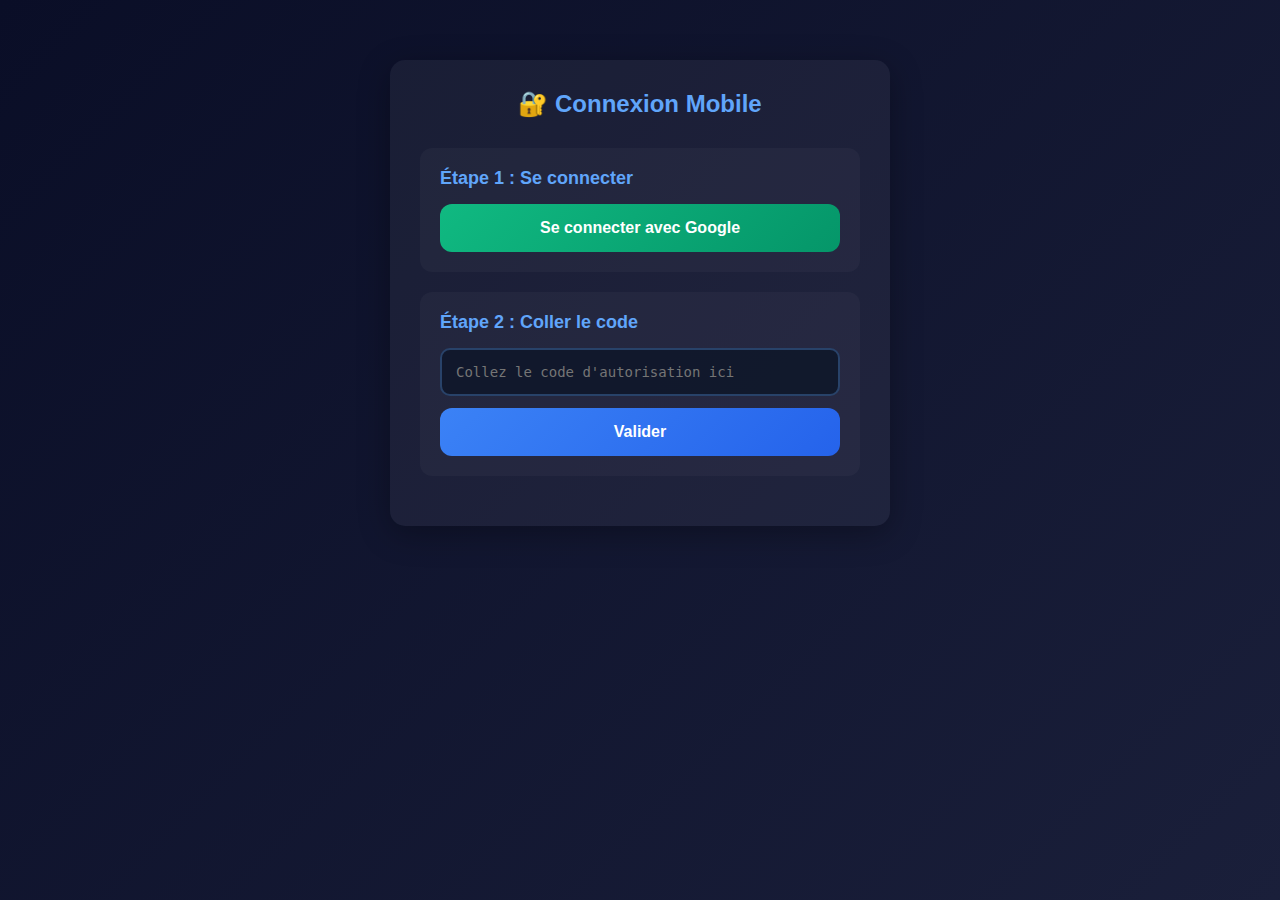
<file: index.html>
<!DOCTYPE html>
<html lang="fr">
<head>
  <meta charset="UTF-8">
  <meta name="viewport" content="width=device-width, initial-scale=1.0">
  <title>Connexion Mobile - Anime Sama</title>
  <style>
    * { margin: 0; padding: 0; box-sizing: border-box; }
    body {
      font-family: -apple-system, sans-serif;
      background: linear-gradient(135deg, #0a0e27 0%, #1a1f3a 100%);
      color: white;
      min-height: 100vh;
      padding: 20px;
    }
    .container {
      max-width: 500px;
      margin: 40px auto;
      background: rgba(255,255,255,0.05);
      padding: 30px;
      border-radius: 15px;
      box-shadow: 0 8px 32px rgba(0,0,0,0.3);
    }
    h1 { 
      color: #60a5fa; 
      text-align: center; 
      margin-bottom: 30px;
      font-size: 24px;
    }
    .step {
      background: rgba(255,255,255,0.03);
      padding: 20px;
      border-radius: 12px;
      margin: 20px 0;
    }
    .step h2 {
      color: #60a5fa;
      font-size: 18px;
      margin-bottom: 15px;
    }
    .btn {
      display: block;
      width: 100%;
      padding: 15px;
      background: linear-gradient(135deg, #10b981, #059669);
      color: white;
      text-decoration: none;
      text-align: center;
      border-radius: 12px;
      font-weight: bold;
      transition: transform 0.2s;
    }
    .btn:active { transform: scale(0.98); }
    input {
      width: 100%;
      padding: 14px;
      background: rgba(15,23,42,0.9);
      color: white;
      border: 2px solid rgba(96,165,250,0.3);
      border-radius: 10px;
      font-family: monospace;
      font-size: 14px;
      margin-bottom: 12px;
    }
    button {
      width: 100%;
      padding: 15px;
      background: linear-gradient(135deg, #3b82f6, #2563eb);
      color: white;
      border: none;
      border-radius: 12px;
      font-weight: bold;
      font-size: 16px;
    }
    button:disabled {
      opacity: 0.5;
    }
    .status {
      margin-top: 15px;
      padding: 12px;
      border-radius: 8px;
      text-align: center;
      display: none;
    }
    .success { 
      background: rgba(16,185,129,0.2); 
      color: #10b981;
      border: 1px solid rgba(16,185,129,0.4);
    }
    .error { 
      background: rgba(239,68,68,0.2); 
      color: #f87171;
      border: 1px solid rgba(239,68,68,0.4);
    }
    .info {
      font-size: 14px;
      color: #94a3b8;
      margin-top: 10px;
      line-height: 1.5;
    }
  </style>
</head>
<body>
  <div class="container">
    <h1>🔐 Connexion Mobile</h1>
    
    <div class="step">
      <h2>Étape 1 : Se connecter</h2>
      <a href="https://accounts.google.com/o/oauth2/auth?client_id=836968942807-dr7vm8ajpb7a76oo80g0vitgo9gbq2ps.apps.googleusercontent.com&response_type=code&access_type=offline&prompt=consent&redirect_uri=https://foumalade.github.io/anime-sama-history-sync/oauth-callback.html&scope=https://www.googleapis.com/auth/drive.file%20https://www.googleapis.com/auth/drive.appdata%20https://www.googleapis.com/auth/userinfo.profile%20https://www.googleapis.com/auth/userinfo.email" class="btn">
        Se connecter avec Google
      </a>
    </div>
    
    <div class="step">
      <h2>Étape 2 : Coller le code</h2>
      <input type="text" id="codeInput" placeholder="Collez le code d'autorisation ici">
      <button id="validateBtn">Valider</button>
      <div id="status" class="status"></div>
    </div>
  </div>

  <script>
  (function() {
    var BACKEND = 'https://oauth-backend.foumalade.workers.dev';
    var btn = document.getElementById('validateBtn');
    var input = document.getElementById('codeInput');
    var status = document.getElementById('status');

    // Auto-remplir le champ si le code est dans l'URL
    var urlParams = new URLSearchParams(window.location.search);
    var codeFromUrl = urlParams.get('code');
    
    if (codeFromUrl) {
      input.value = codeFromUrl;
      // Optionnel : déclencher automatiquement la validation
      // setTimeout(function() { btn.click(); }, 500);
    }

    function showStatus(msg, isError) {
      status.textContent = msg;
      status.className = 'status ' + (isError ? 'error' : 'success');
      status.style.display = 'block';
    }

    btn.addEventListener('click', function() {
      var code = input.value.trim();
      
      if (!code || code.length < 10) {
        showStatus('⚠️ Code invalide', true);
        return;
      }

      btn.disabled = true;
      showStatus('🔄 Connexion en cours...', false);

      fetch(BACKEND + '/api/auth/token-mobile', {
        method: 'POST',
        headers: {'Content-Type': 'application/json'},
        body: JSON.stringify({code: code})
      })
      .then(function(r) {
        if (!r.ok) throw new Error('Erreur ' + r.status);
        return r.json();
      })
      .then(function(data) {
        if (!data.access_token || !data.refresh_token) {
          throw new Error('Tokens manquants');
        }
        
        return fetch('https://www.googleapis.com/oauth2/v2/userinfo', {
          headers: {'Authorization': 'Bearer ' + data.access_token}
        })
        .then(function(r) { return r.json(); })
        .then(function(user) {
          localStorage.setItem('animesama_access_token', data.access_token);
          localStorage.setItem('animesama_refresh_token', data.refresh_token);
          localStorage.setItem('animesama_token_expires_at', Date.now() + (data.expires_in * 1000));
          localStorage.setItem('animesama_user_name', user.name || 'Utilisateur');
          localStorage.setItem('animesama_user_email', user.email || '');
          
          showStatus('✅ Connexion réussie !', false);
          
          var tokenData = encodeURIComponent(JSON.stringify({
            access_token: data.access_token,
            refresh_token: data.refresh_token,
            expires_in: data.expires_in,
            user_name: user.name,
            user_email: user.email
          }));
          
          setTimeout(function() {
            window.location.href = 'https://anime-sama.fr/profil/#auth_tokens=' + tokenData;
          }, 1000);
        });
      })
      .catch(function(e) {
        showStatus('❌ ' + e.message, true);
        btn.disabled = false;
      });
    });
  })();
  </script>
</body>
</html>
</file>
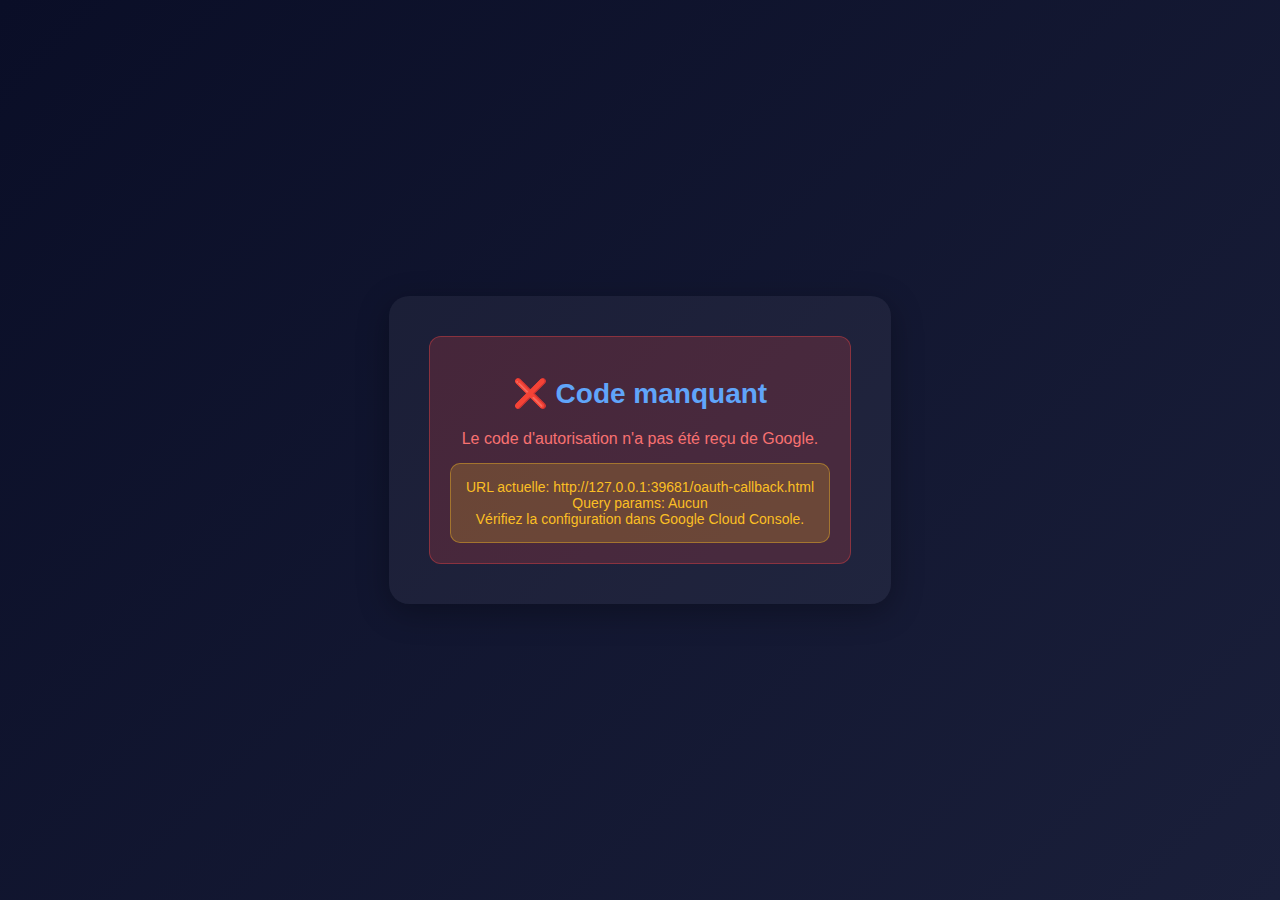
<file: oauth-callback.html>
<!DOCTYPE html>
<html lang="fr">
<head>
  <meta charset="UTF-8">
  <meta name="viewport" content="width=device-width, initial-scale=1.0">
  <title>Code Google OAuth - Anime Sama Sync</title>
  <style>
    * { margin: 0; padding: 0; box-sizing: border-box; }
    body {
      font-family: -apple-system, BlinkMacSystemFont, 'Segoe UI', Arial, sans-serif;
      display: flex;
      justify-content: center;
      align-items: center;
      min-height: 100vh;
      background: linear-gradient(135deg, #0a0e27 0%, #1a1f3a 100%);
      color: white;
      padding: 20px;
      text-align: center;
    }
    .container {
      max-width: 600px;
      background: rgba(255, 255, 255, 0.05);
      padding: 40px;
      border-radius: 20px;
      box-shadow: 0 8px 32px rgba(0, 0, 0, 0.3);
    }
    .success { 
      font-size: 80px; 
      margin-bottom: 20px;
      animation: bounce 0.6s ease-out;
    }
    @keyframes bounce {
      0%, 100% { transform: scale(1); }
      50% { transform: scale(1.1); }
    }
    h1 { 
      color: #60a5fa; 
      margin: 20px 0; 
      font-size: 28px; 
    }
    .instruction { 
      background: linear-gradient(135deg, rgba(59, 130, 246, 0.3), rgba(37, 99, 235, 0.3));
      padding: 25px; 
      border-radius: 15px; 
      margin: 30px 0;
      border: 1px solid rgba(59, 130, 246, 0.5);
    }
    .step {
      font-size: 18px;
      font-weight: bold;
      color: #60a5fa;
      margin-bottom: 15px;
    }
    .token-box {
      background: rgba(15, 23, 42, 0.9);
      border: 2px solid #10b981;
      border-radius: 12px;
      padding: 20px;
      margin: 20px 0;
      word-break: break-all;
      font-family: 'Courier New', monospace;
      font-size: 14px;
      color: #34d399;
      max-height: 200px;
      overflow-y: auto;
    }
    .copy-btn {
      display: inline-block;
      background: linear-gradient(135deg, #10b981 0%, #059669 100%);
      color: white;
      padding: 15px 40px;
      border: none;
      border-radius: 12px;
      font-weight: bold;
      cursor: pointer;
      margin-top: 15px;
      font-size: 18px;
      transition: all 0.3s ease;
    }
    .copy-btn:hover {
      background: linear-gradient(135deg, #059669 0%, #047857 100%);
      transform: translateY(-2px);
      box-shadow: 0 8px 25px rgba(16, 185, 129, 0.5);
    }
    .detail {
      font-size: 16px;
      color: #cbd5e1;
      line-height: 1.6;
      margin: 15px 0;
    }
    .error {
      background: rgba(239, 68, 68, 0.2);
      border: 1px solid rgba(239, 68, 68, 0.4);
      color: #f87171;
      padding: 20px;
      border-radius: 12px;
    }
    .warning {
      background: rgba(251, 191, 36, 0.2);
      border: 1px solid rgba(251, 191, 36, 0.4);
      color: #fbbf24;
      padding: 15px;
      border-radius: 10px;
      margin-top: 15px;
      font-size: 14px;
    }
  </style>
</head>
<body>
  <div class="container">
    <div id="content">
      <!-- Rempli par JavaScript -->
    </div>
  </div>
  
  <script>
    (function() {
      const contentEl = document.getElementById('content');
      
      try {
        // Chercher le code dans les query parameters (response_type=code)
        const urlParams = new URLSearchParams(window.location.search);
        const authCode = urlParams.get('code');
        const error = urlParams.get('error');
        
        if (error) {
          contentEl.innerHTML = `
            <div class="error">
              <h1>❌ Erreur d'authentification</h1>
              <p>Erreur : ${error}</p>
              <p class="detail">L'utilisateur a peut-être refusé l'autorisation.</p>
            </div>
          `;
          return;
        }
        
        if (!authCode) {
          contentEl.innerHTML = `
            <div class="error">
              <h1>❌ Code manquant</h1>
              <p>Le code d'autorisation n'a pas été reçu de Google.</p>
              <div class="warning">
                URL actuelle: ${window.location.href}<br>
                Query params: ${window.location.search || 'Aucun'}<br>
                Vérifiez la configuration dans Google Cloud Console.
              </div>
            </div>
          `;
          return;
        }
        
        // Afficher le code d'autorisation
        contentEl.innerHTML = `
          <h1>Authentification réussie !</h1>
          
          <div class="instruction">
            <div class="step">Étape 2 : Copiez ce code</div>
            <div class="token-box" id="codeBox">${authCode}</div>
            <button class="copy-btn" id="copyBtn">Copier le code et continuer</button>
          </div>
          
          <div class="warning">
            ⚠️ Ce code expire dans quelques minutes. Utilisez-le rapidement !
          </div>
        `;
        
        // Bouton copier et redirection
        document.getElementById('copyBtn').addEventListener('click', function() {
          if (navigator.clipboard && navigator.clipboard.writeText) {
            navigator.clipboard.writeText(authCode).then(function() {
              redirectToIndex();
            }).catch(function() {
              fallbackCopy();
              redirectToIndex();
            });
          } else {
            fallbackCopy();
            redirectToIndex();
          }
          
          function fallbackCopy() {
            const textArea = document.createElement('textarea');
            textArea.value = authCode;
            textArea.style.position = 'fixed';
            textArea.style.left = '-9999px';
            document.body.appendChild(textArea);
            textArea.select();
            
            try {
              document.execCommand('copy');
            } catch (err) {
              console.error('Copy failed:', err);
            }
            
            document.body.removeChild(textArea);
          }
          
          function redirectToIndex() {
            // Redirection vers index.html avec le code en paramètre
            window.location.href = 'index.html?code=' + encodeURIComponent(authCode);
          }
        });
        
      } catch (e) {
        contentEl.innerHTML = `
          <div class="error">
            <h1>❌ Erreur technique</h1>
            <p>${e.message}</p>
          </div>
        `;
      }
    })();
  </script>
</body>
</html>
</file>
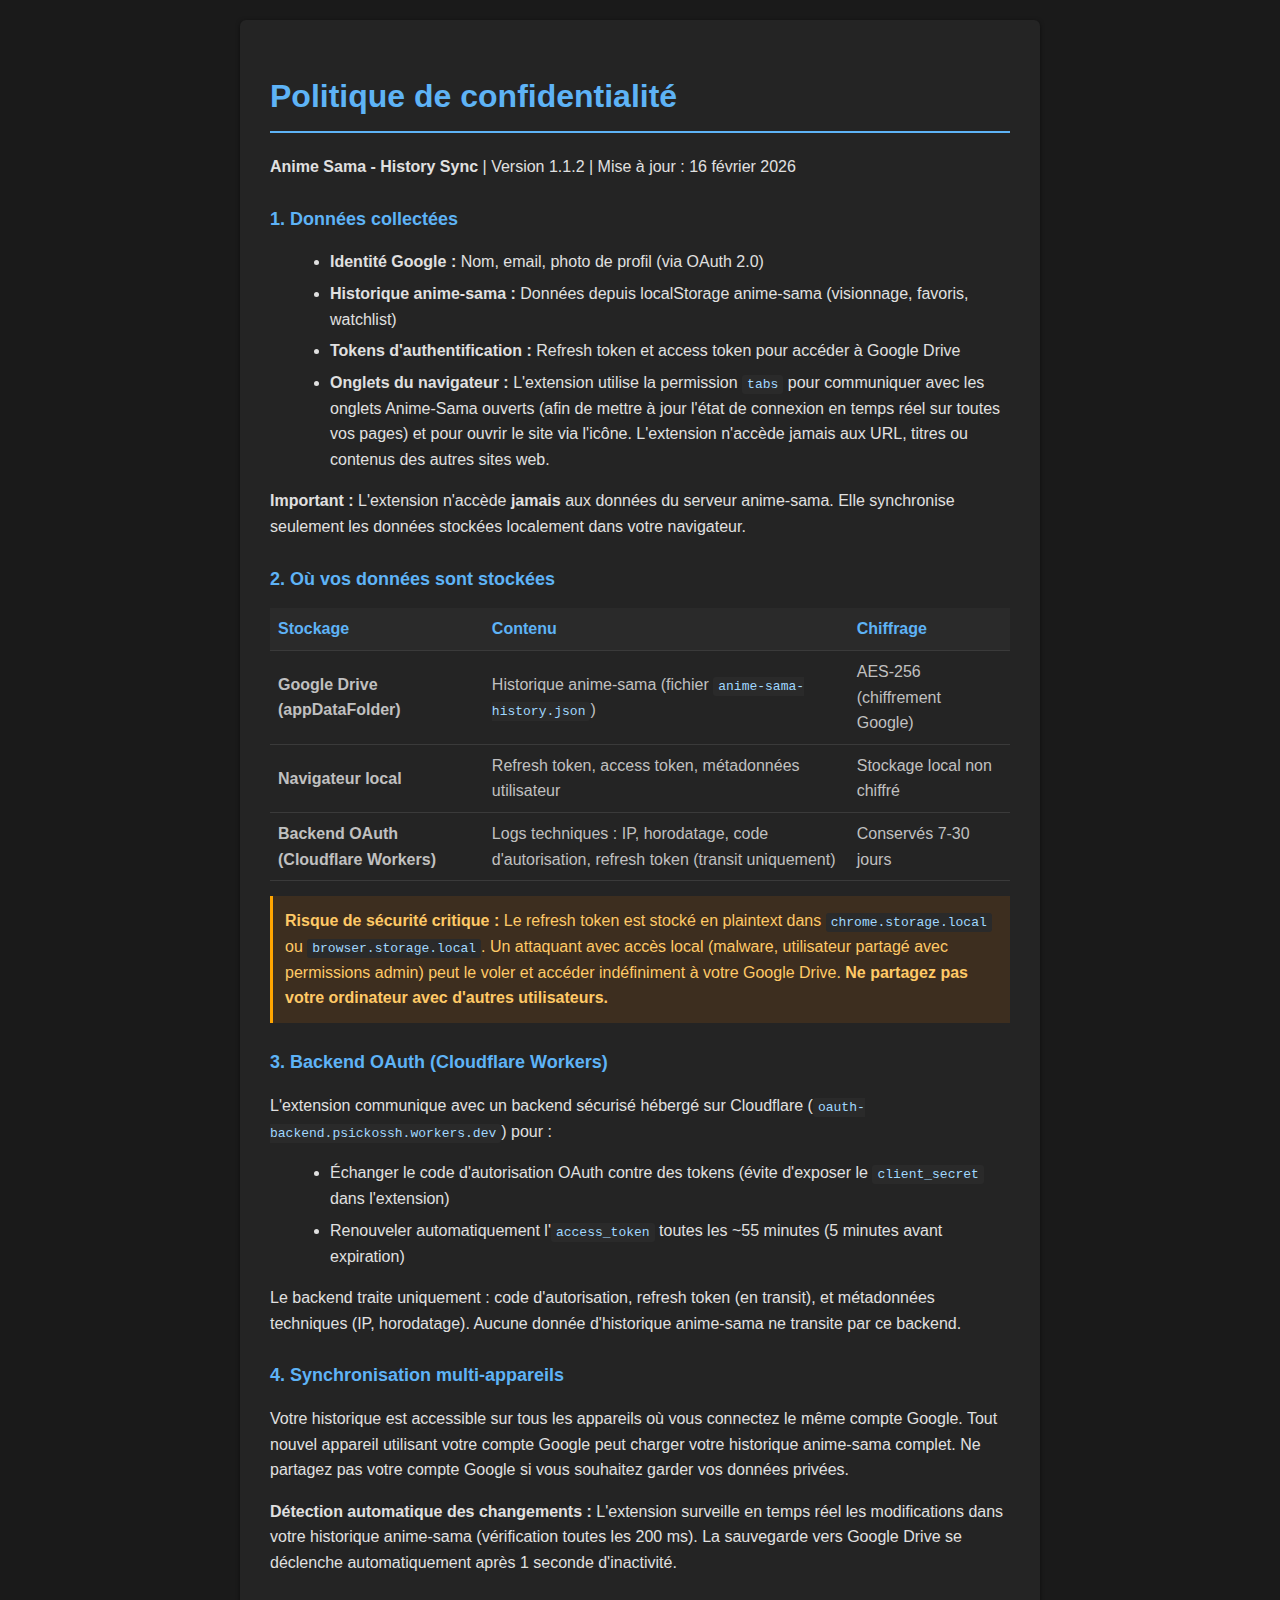
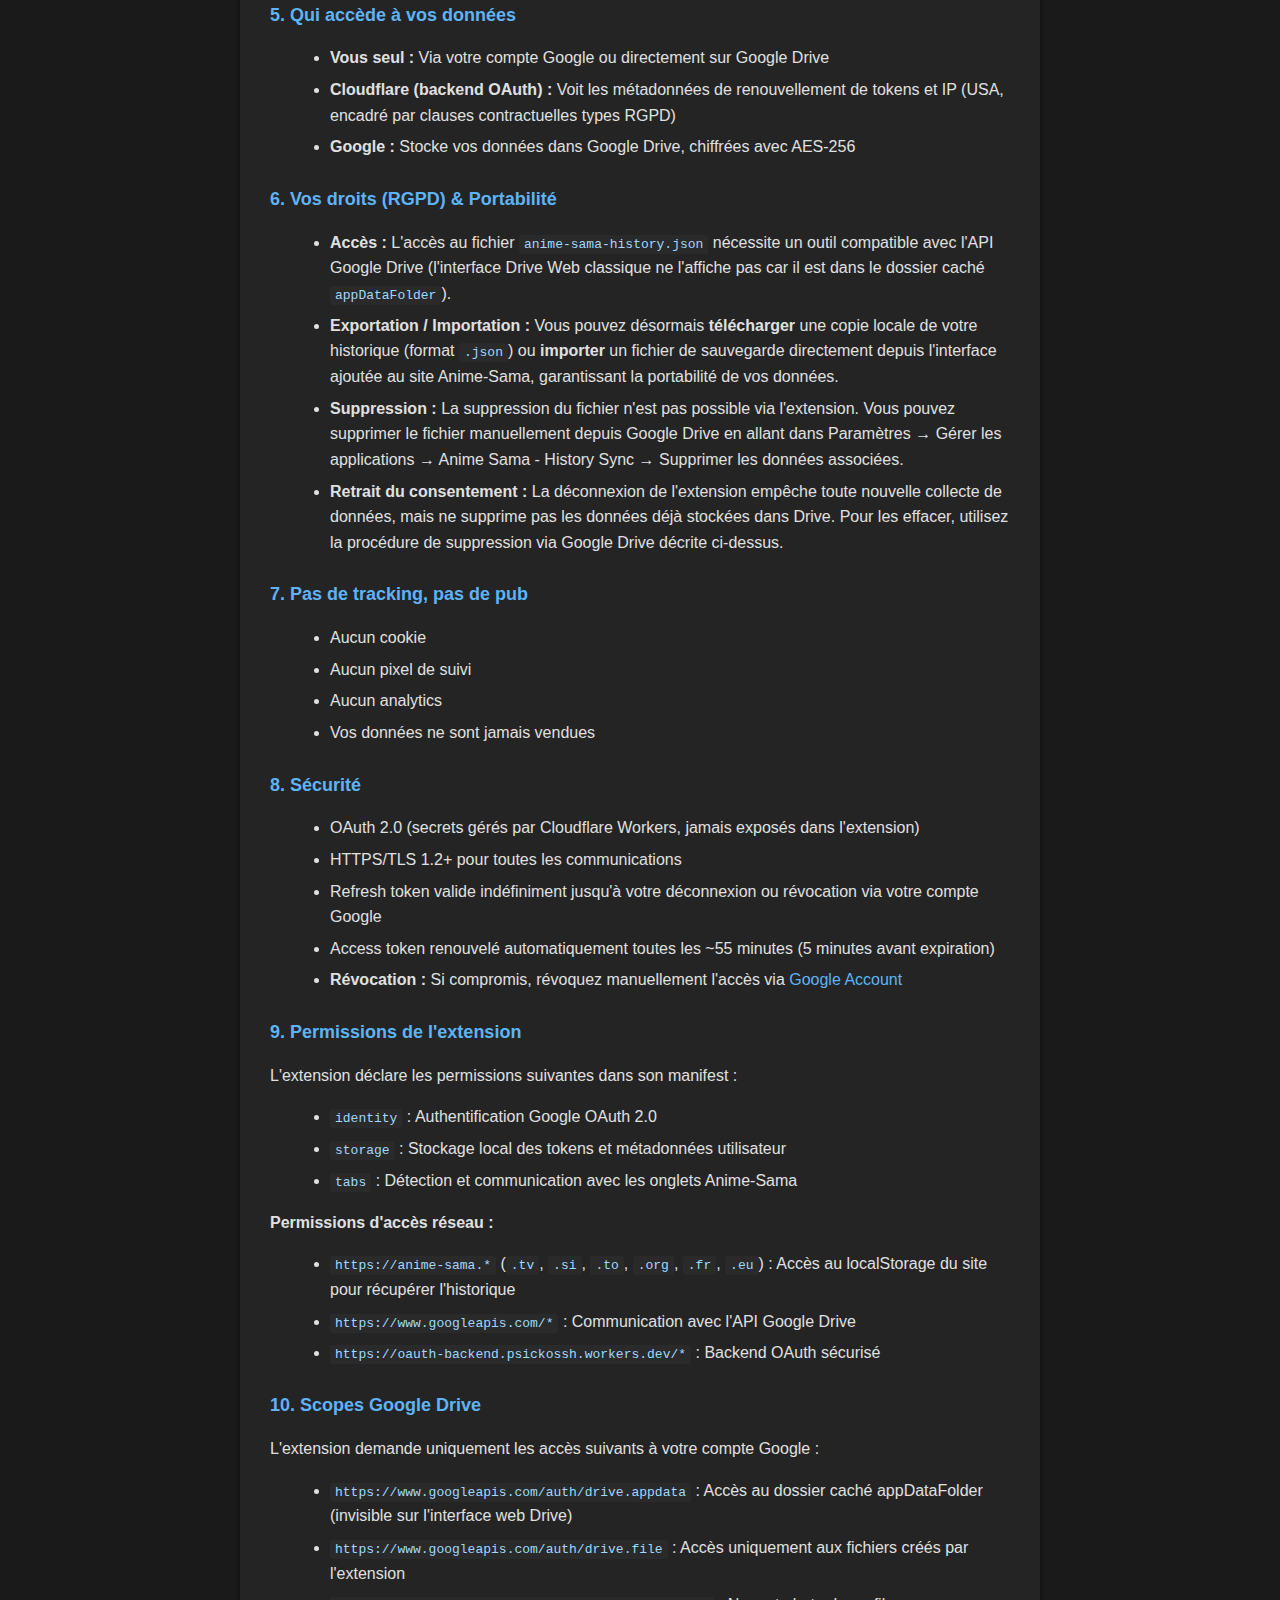
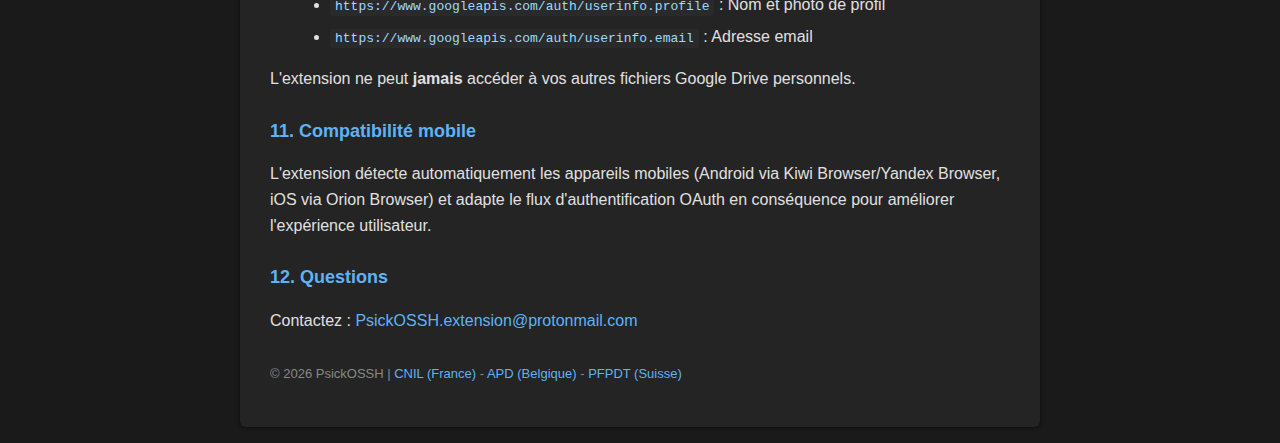
<file: privacy-policy.html>
<!DOCTYPE html>
<html lang="fr">
<head>
  <meta charset="UTF-8">
  <meta name="viewport" content="width=device-width, initial-scale=1.0">
  <title>Politique de confidentialité - Anime Sama - History Sync</title>
  <link rel="icon" type="image/png" sizes="16x16" href="icon16.png">
  <link rel="icon" type="image/png" sizes="48x48" href="icon48.png">
  <link rel="icon" type="image/png" sizes="128x128" href="icon128.png">
  <style>
    * {
      color-scheme: dark;
    }
    body {
      font-family: -apple-system, BlinkMacSystemFont, 'Segoe UI', Roboto, sans-serif;
      max-width: 800px;
      margin: 0 auto;
      padding: 20px;
      line-height: 1.6;
      color: #e0e0e0;
      background: #1a1a1a;
    }
    .container {
      background: #242424;
      padding: 30px;
      border-radius: 6px;
      box-shadow: 0 1px 4px rgba(0,0,0,0.5);
    }
    h1 { 
      color: #5eb3f6; 
      border-bottom: 2px solid #5eb3f6; 
      padding-bottom: 8px; 
    }
    h2 { 
      color: #5eb3f6; 
      margin-top: 25px; 
      font-size: 18px; 
    }
    .warning { 
      background: #3d2e1f; 
      border-left: 3px solid #ffa500; 
      padding: 12px; 
      margin: 15px 0; 
      color: #ffc966;
    }
    code { 
      background: #2a2a2a; 
      padding: 2px 5px; 
      border-radius: 3px; 
      color: #a0d8ff;
    }
    a { 
      color: #5eb3f6; 
      text-decoration: none;
    }
    a:hover {
      text-decoration: underline;
    }
    table { 
      width: 100%; 
      border-collapse: collapse; 
      margin: 15px 0; 
    }
    table th { 
      background: #2a2a2a; 
      padding: 8px; 
      text-align: left; 
      font-weight: 600; 
      color: #5eb3f6;
      border-bottom: 1px solid #3a3a3a;
    }
    table td { 
      padding: 8px; 
      border-bottom: 1px solid #3a3a3a; 
      color: #c0c0c0;
    }
    ul { 
      margin-left: 20px; 
    }
    li { 
      margin-bottom: 6px; 
    }
  </style>
</head>
<body>
  <div class="container">
    <h1>Politique de confidentialité</h1>
    <p><strong>Anime Sama - History Sync</strong> | Version 1.1.2 | Mise à jour : 16 février 2026</p>

    <h2>1. Données collectées</h2>
    <ul>
      <li><strong>Identité Google :</strong> Nom, email, photo de profil (via OAuth 2.0)</li>
      <li><strong>Historique anime-sama :</strong> Données depuis localStorage anime-sama (visionnage, favoris, watchlist)</li>
      <li><strong>Tokens d'authentification :</strong> Refresh token et access token pour accéder à Google Drive</li>
      <li><strong>Onglets du navigateur :</strong> L'extension utilise la permission <code>tabs</code> pour communiquer avec les onglets Anime-Sama ouverts (afin de mettre à jour l'état de connexion en temps réel sur toutes vos pages) et pour ouvrir le site via l'icône. L'extension n'accède jamais aux URL, titres ou contenus des autres sites web.</li>
    </ul>
    <p>
      <strong>Important :</strong> L'extension n'accède <strong>jamais</strong> aux données du serveur anime-sama. 
      Elle synchronise seulement les données stockées localement dans votre navigateur.
    </p>

    <h2>2. Où vos données sont stockées</h2>
    <table>
      <tr>
        <th>Stockage</th>
        <th>Contenu</th>
        <th>Chiffrage</th>
      </tr>
      <tr>
        <td><strong>Google Drive (appDataFolder)</strong></td>
        <td>Historique anime-sama (fichier <code>anime-sama-history.json</code>)</td>
        <td>AES-256 (chiffrement Google)</td>
      </tr>
      <tr>
        <td><strong>Navigateur local</strong></td>
        <td>Refresh token, access token, métadonnées utilisateur</td>
        <td>Stockage local non chiffré</td>
      </tr>
      <tr>
        <td><strong>Backend OAuth (Cloudflare Workers)</strong></td>
        <td>Logs techniques : IP, horodatage, code d'autorisation, refresh token (transit uniquement)</td>
        <td>Conservés 7-30 jours</td>
      </tr>
    </table>

    <div class="warning">
      <strong>Risque de sécurité critique :</strong> Le refresh token est stocké en plaintext dans <code>chrome.storage.local</code> ou <code>browser.storage.local</code>. 
      Un attaquant avec accès local (malware, utilisateur partagé avec permissions admin) peut le voler et accéder indéfiniment à votre Google Drive. 
      <strong>Ne partagez pas votre ordinateur avec d'autres utilisateurs.</strong>
    </div>

    <h2>3. Backend OAuth (Cloudflare Workers)</h2>
    <p>
      L'extension communique avec un backend sécurisé hébergé sur Cloudflare (<code>oauth-backend.psickossh.workers.dev</code>) pour :
    </p>
    <ul>
      <li>Échanger le code d'autorisation OAuth contre des tokens (évite d'exposer le <code>client_secret</code> dans l'extension)</li>
      <li>Renouveler automatiquement l'<code>access_token</code> toutes les ~55 minutes (5 minutes avant expiration)</li>
    </ul>
    <p>
      Le backend traite uniquement : code d'autorisation, refresh token (en transit), et métadonnées techniques (IP, horodatage). 
      Aucune donnée d'historique anime-sama ne transite par ce backend.
    </p>

    <h2>4. Synchronisation multi-appareils</h2>
    <p>
      Votre historique est accessible sur tous les appareils où vous connectez le même compte Google. 
      Tout nouvel appareil utilisant votre compte Google peut charger votre historique anime-sama complet. 
      Ne partagez pas votre compte Google si vous souhaitez garder vos données privées.
    </p>
    <p>
      <strong>Détection automatique des changements :</strong> L'extension surveille en temps réel les modifications dans votre historique anime-sama 
      (vérification toutes les 200 ms). La sauvegarde vers Google Drive se déclenche automatiquement après 1 seconde d'inactivité.
    </p>

    <h2>5. Qui accède à vos données</h2>
    <ul>
      <li><strong>Vous seul :</strong> Via votre compte Google ou directement sur Google Drive</li>
      <li><strong>Cloudflare (backend OAuth) :</strong> Voit les métadonnées de renouvellement de tokens et IP (USA, encadré par clauses contractuelles types RGPD)</li>
      <li><strong>Google :</strong> Stocke vos données dans Google Drive, chiffrées avec AES-256</li>
    </ul>

    <h2>6. Vos droits (RGPD) & Portabilité</h2>
    <ul>
      <li><strong>Accès :</strong> L'accès au fichier <code>anime-sama-history.json</code> nécessite un outil compatible avec l'API Google Drive (l'interface Drive Web classique ne l'affiche pas car il est dans le dossier caché <code>appDataFolder</code>).</li>
      <li><strong>Exportation / Importation :</strong> Vous pouvez désormais <strong>télécharger</strong> une copie locale de votre historique (format <code>.json</code>) ou <strong>importer</strong> un fichier de sauvegarde directement depuis l'interface ajoutée au site Anime-Sama, garantissant la portabilité de vos données.</li>
      <li><strong>Suppression :</strong> La suppression du fichier n'est pas possible via l'extension. Vous pouvez supprimer le fichier manuellement depuis Google Drive en allant dans Paramètres → Gérer les applications → Anime Sama - History Sync → Supprimer les données associées.</li> 
      <li><strong>Retrait du consentement :</strong> La déconnexion de l'extension empêche toute nouvelle collecte de données, mais ne supprime pas les données déjà stockées dans Drive. Pour les effacer, utilisez la procédure de suppression via Google Drive décrite ci-dessus.</li>
    </ul>

    <h2>7. Pas de tracking, pas de pub</h2>
    <ul>
      <li>Aucun cookie</li>
      <li>Aucun pixel de suivi</li>
      <li>Aucun analytics</li>
      <li>Vos données ne sont jamais vendues</li>
    </ul>

    <h2>8. Sécurité</h2>
    <ul>
      <li>OAuth 2.0 (secrets gérés par Cloudflare Workers, jamais exposés dans l'extension)</li>
      <li>HTTPS/TLS 1.2+ pour toutes les communications</li>
      <li>Refresh token valide indéfiniment jusqu'à votre déconnexion ou révocation via votre compte Google</li>
      <li>Access token renouvelé automatiquement toutes les ~55 minutes (5 minutes avant expiration)</li>
      <li><strong>Révocation :</strong> Si compromis, révoquez manuellement l'accès via <a href="https://myaccount.google.com/permissions" target="_blank" rel="noopener noreferrer">Google Account</a></li>
    </ul>

    <h2>9. Permissions de l'extension</h2>
    <p>L'extension déclare les permissions suivantes dans son manifest :</p>
    <ul>
      <li><code>identity</code> : Authentification Google OAuth 2.0</li>
      <li><code>storage</code> : Stockage local des tokens et métadonnées utilisateur</li>
      <li><code>tabs</code> : Détection et communication avec les onglets Anime-Sama</li>
    </ul>
    <p><strong>Permissions d'accès réseau :</strong></p>
    <ul>
      <li><code>https://anime-sama.*</code> (<code>.tv</code>, <code>.si</code>, <code>.to</code>, <code>.org</code>, <code>.fr</code>, <code>.eu</code>) : Accès au localStorage du site pour récupérer l'historique</li>
      <li><code>https://www.googleapis.com/*</code> : Communication avec l'API Google Drive</li>
      <li><code>https://oauth-backend.psickossh.workers.dev/*</code> : Backend OAuth sécurisé</li>
    </ul>

    <h2>10. Scopes Google Drive</h2>
    <p>L'extension demande uniquement les accès suivants à votre compte Google :</p>
    <ul>
      <li><code>https://www.googleapis.com/auth/drive.appdata</code> : Accès au dossier caché appDataFolder (invisible sur l'interface web Drive)</li>
      <li><code>https://www.googleapis.com/auth/drive.file</code> : Accès uniquement aux fichiers créés par l'extension</li>
      <li><code>https://www.googleapis.com/auth/userinfo.profile</code> : Nom et photo de profil</li>
      <li><code>https://www.googleapis.com/auth/userinfo.email</code> : Adresse email</li>
    </ul>
    <p>L'extension ne peut <strong>jamais</strong> accéder à vos autres fichiers Google Drive personnels.</p>

    <h2>11. Compatibilité mobile</h2>
    <p>
      L'extension détecte automatiquement les appareils mobiles (Android via Kiwi Browser/Yandex Browser, iOS via Orion Browser) 
      et adapte le flux d'authentification OAuth en conséquence pour améliorer l'expérience utilisateur.
    </p>

    <h2>12. Questions</h2>
    <p>Contactez : <a href="mailto:PsickOSSH.extension@protonmail.com">PsickOSSH.extension@protonmail.com</a></p>

    <p style="margin-top: 30px; font-size: 13px; color: #888;">
      © 2026 PsickOSSH | <a href="https://www.cnil.fr" target="_blank" rel="noopener noreferrer">CNIL (France)</a> - <a href="https://www.autoriteprotectiondonnees.be" target="_blank" rel="noopener noreferrer">APD (Belgique)</a> - <a href="https://www.edoeb.admin.ch" target="_blank" rel="noopener noreferrer">PFPDT (Suisse)</a>
    </p>
  </div>
</body>
</html>
</file>
